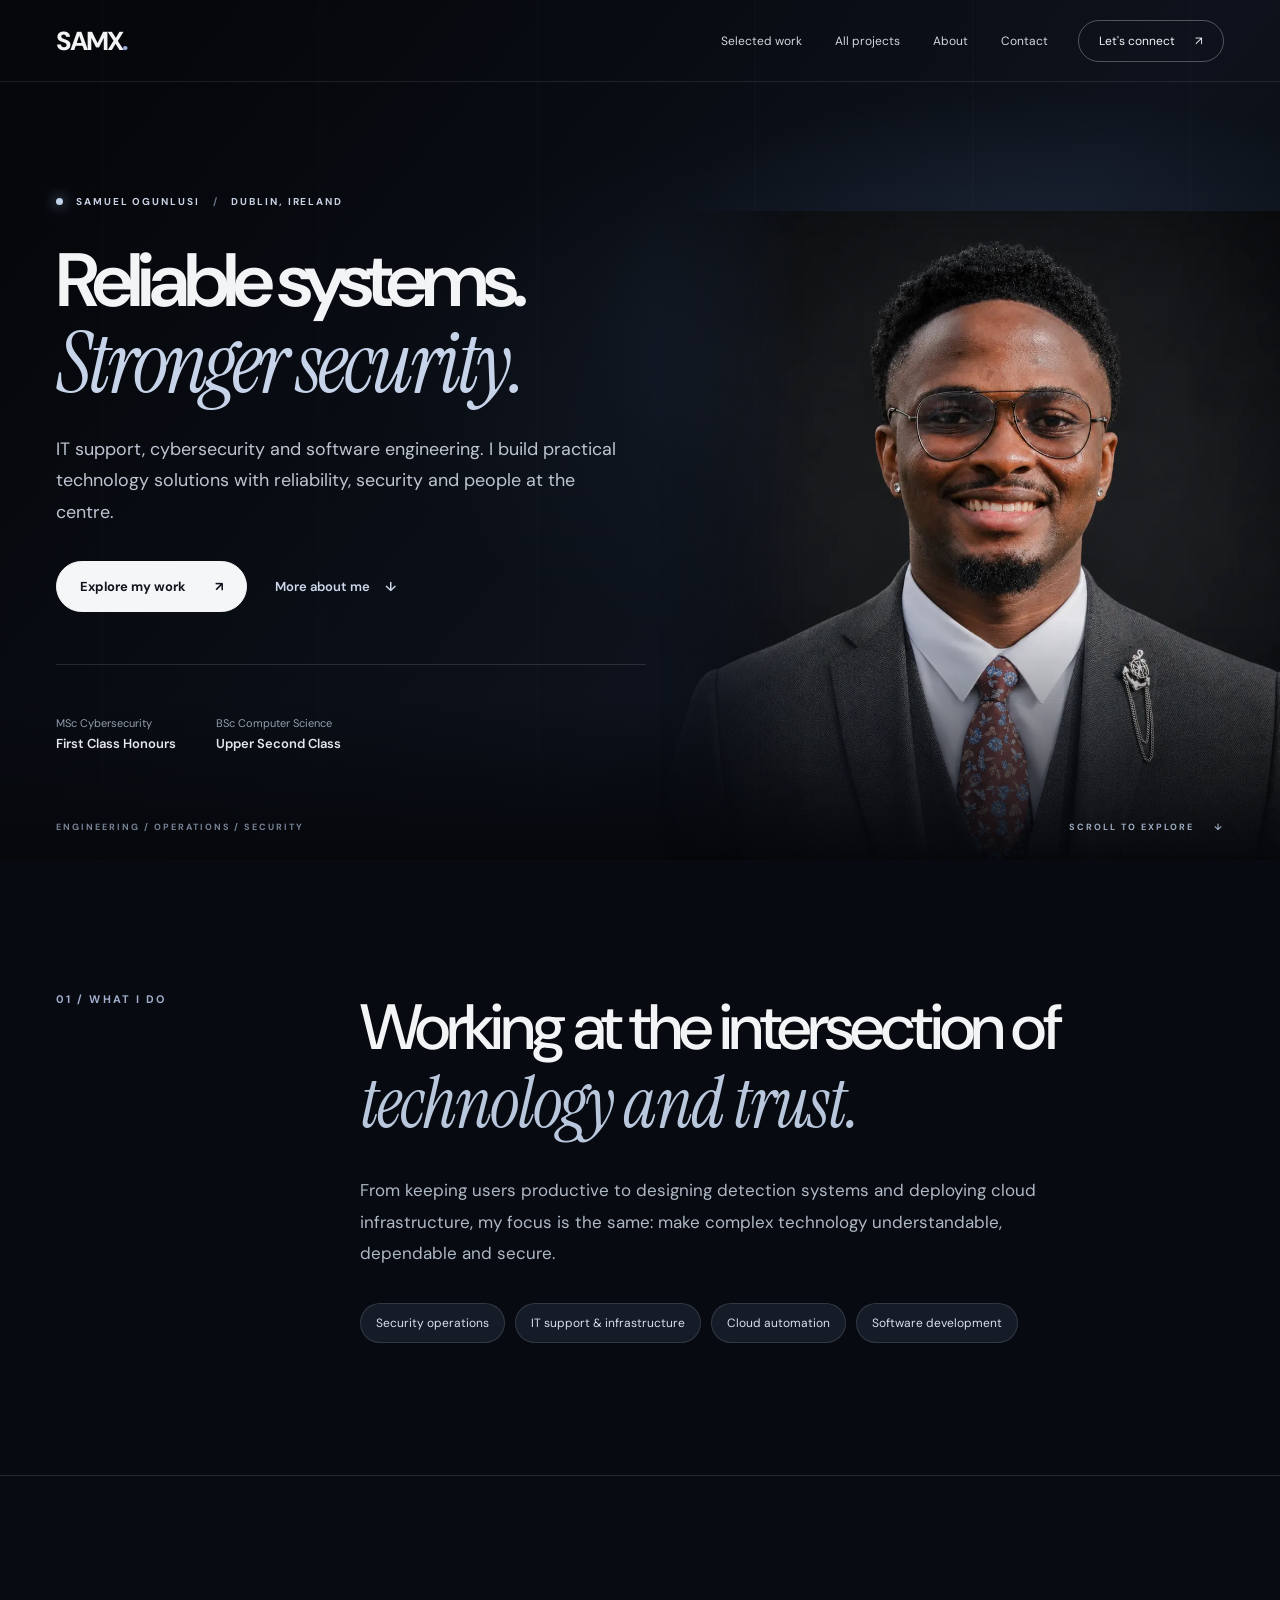
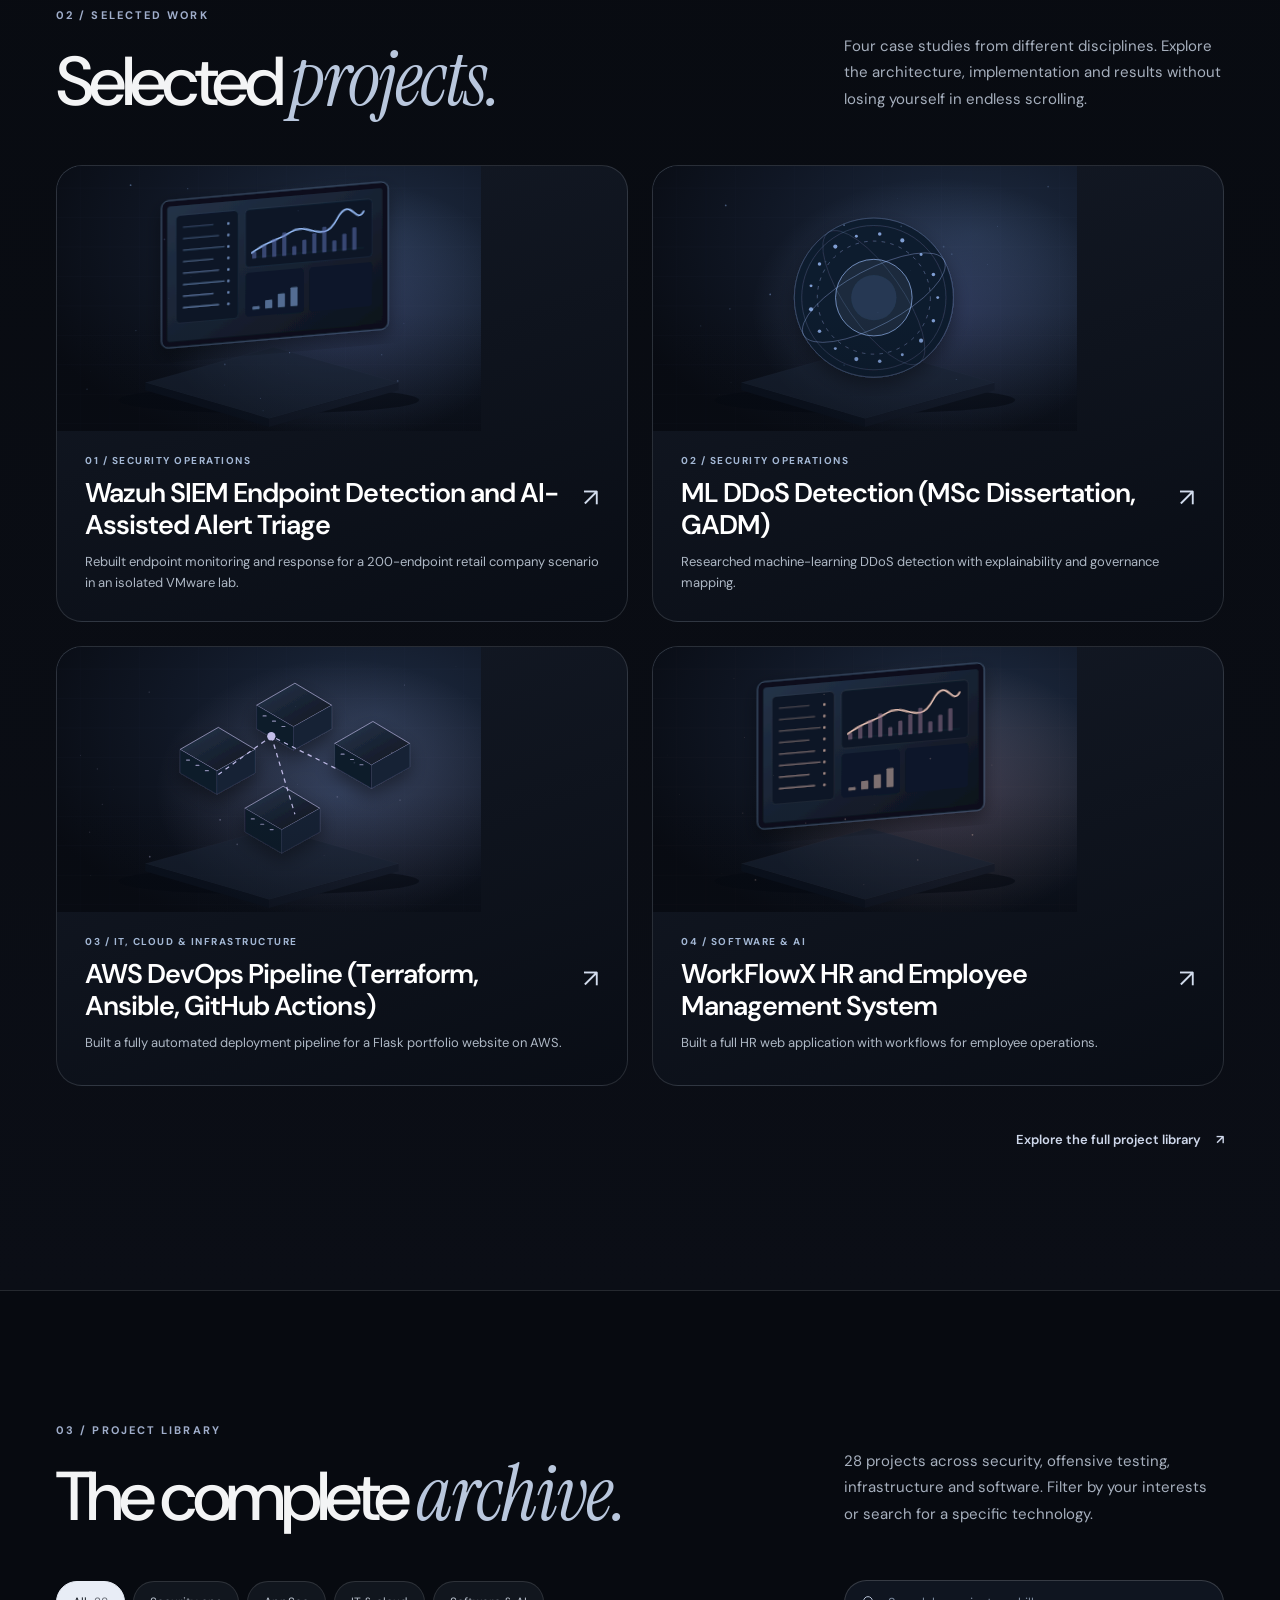
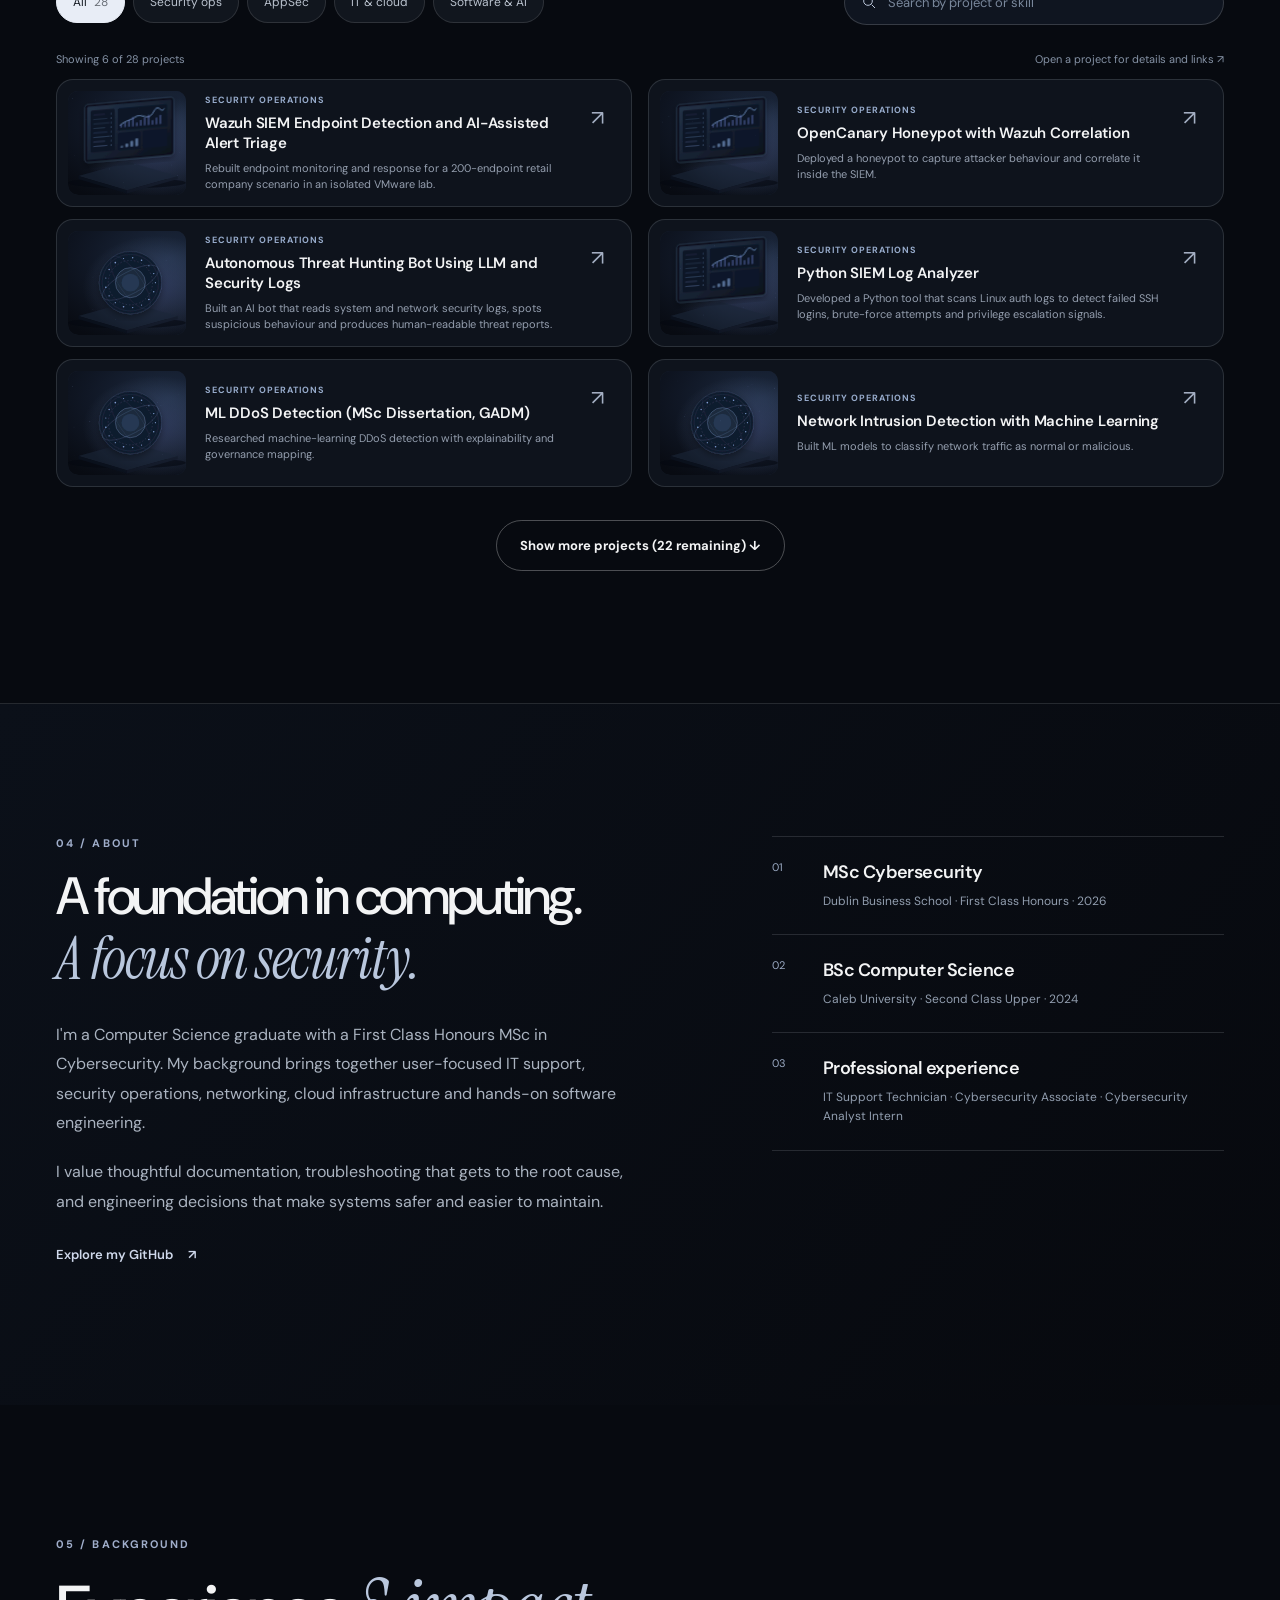
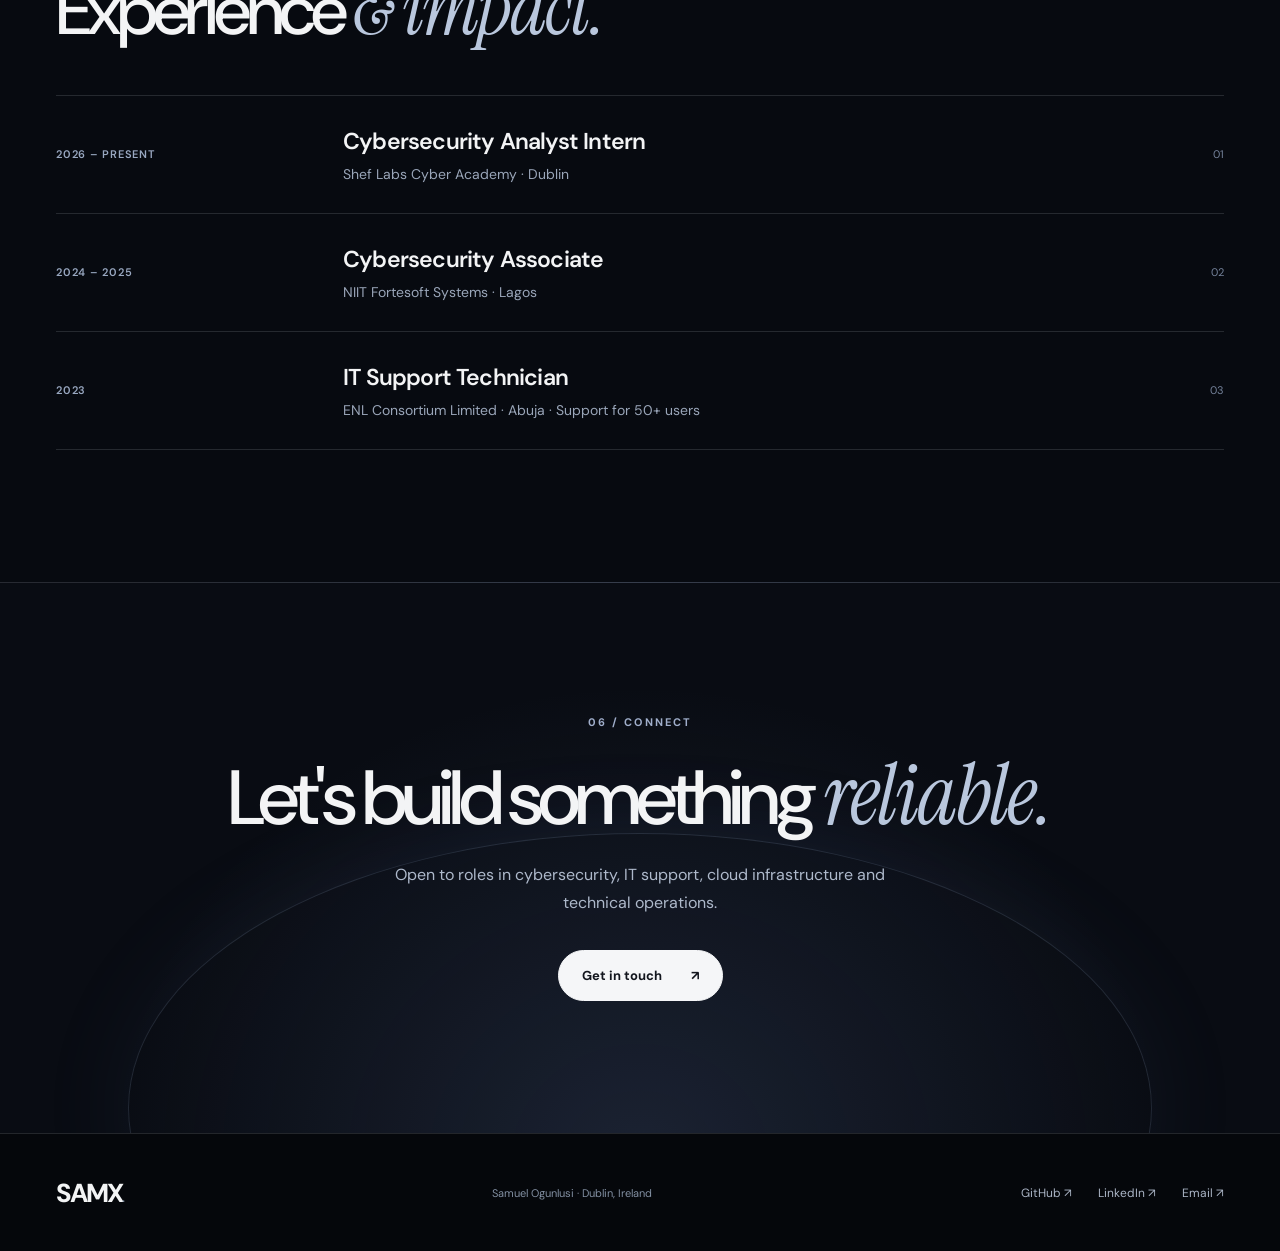
<file: index.html>
<!doctype html>
<html lang="en"><head>
<meta charset="utf-8"><meta name="viewport" content="width=device-width, initial-scale=1">
<meta name="theme-color" content="#07090e">
<meta name="description" content="Samuel Ogunlusi: cybersecurity and IT engineer, MSc Cybersecurity (First Class Honours) and BSc Computer Science. A curated portfolio of SOC, cloud, IT operations and software projects.">
<meta property="og:title" content="Samuel Ogunlusi | Security, Systems & Software">
<meta property="og:description" content="Reliable systems. Stronger security. A portfolio of hands-on engineering and security projects.">
<title>Samuel Ogunlusi | Security, Systems & Software</title>
<link rel="icon" href="assets/favicon.svg" type="image/svg+xml">
<link rel="preconnect" href="https://fonts.googleapis.com"><link rel="preconnect" href="https://fonts.gstatic.com" crossorigin>
<link href="https://fonts.googleapis.com/css2?family=DM+Sans:wght@400;500;600;700&family=Instrument+Serif:ital@0;1&display=swap" rel="stylesheet">
<link rel="stylesheet" href="styles.css">
<script defer src="projects.js"></script><script defer src="app.js"></script>
</head><body>
<a href="#main" class="skip-link">Skip to main content</a>
<div class="progress-track" aria-hidden="true"><div id="progressFill"></div></div>
<header class="site-header" id="top"><div class="shell header-inner">
<a href="#top" class="logo" aria-label="Samuel Ogunlusi, home">SAMX<span class="logo-dot">.</span></a>
<nav class="desktop-nav" aria-label="Primary navigation"><a href="#work">Selected work</a><a href="#projects">All projects</a><a href="#about">About</a><a href="#contact">Contact</a></nav>
<div class="header-end"><a class="header-reach" href="mailto:samuelogunlusi21@gmail.com">Let's connect <span aria-hidden="true">↗</span></a><button class="menu-toggle" id="menuToggle" type="button" aria-label="Open navigation" aria-expanded="false" aria-controls="mobileNav"><span></span><span></span></button></div>
</div><nav class="mobile-nav" id="mobileNav" aria-label="Mobile navigation" hidden><a href="#work">Selected work</a><a href="#projects">All projects</a><a href="#about">About</a><a href="#contact">Contact</a></nav></header>
<main id="main">
<section class="hero" aria-labelledby="heroTitle"><div class="hero-atmosphere" aria-hidden="true"></div><div class="shell hero-inner">
<div class="hero-content"><div class="hero-kicker"><span class="status-dot"></span> SAMUEL OGUNLUSI <span class="kicker-slash">/</span> DUBLIN, IRELAND</div>
<h1 id="heroTitle">Reliable systems.<br><em>Stronger security.</em></h1>
<p class="hero-lead">IT support, cybersecurity and software engineering. I build practical technology solutions with reliability, security and people at the centre.</p>
<div class="hero-cta"><a class="button button-light" href="#work">Explore my work <span aria-hidden="true">↗</span></a><a class="text-link" href="#about">More about me <span aria-hidden="true">↓</span></a></div>
<div class="hero-credentials"><span>MSc Cybersecurity <b>First Class Honours</b></span><span>BSc Computer Science <b>Upper Second Class</b></span></div>
</div>
<div class="hero-visual" aria-label="Portrait of Samuel Ogunlusi"><div class="hero-halo" aria-hidden="true"></div><div class="hero-orbit orbit-one" aria-hidden="true"></div><div class="hero-orbit orbit-two" aria-hidden="true"></div><img class="hero-portrait" src="assets/portrait.webp" alt="Samuel Ogunlusi in formal business attire" width="1254" height="1254" fetchpriority="high"></div>
</div><div class="hero-bottom shell"><span>ENGINEERING / OPERATIONS / SECURITY</span><a href="#work" class="scroll-cue">SCROLL TO EXPLORE <span aria-hidden="true">↓</span></a></div></section>
<section class="intro section-pad" aria-labelledby="introTitle"><div class="shell intro-grid"><div class="eyebrow">01 / WHAT I DO</div><div><h2 id="introTitle">Working at the intersection of <em>technology and trust.</em></h2><p>From keeping users productive to designing detection systems and deploying cloud infrastructure, my focus is the same: make complex technology understandable, dependable and secure.</p><div class="discipline-list"><span>Security operations</span><span>IT support & infrastructure</span><span>Cloud automation</span><span>Software development</span></div></div></div></section>
<section class="featured section-pad" id="work" aria-labelledby="workTitle"><div class="shell"><div class="section-head"><div><div class="eyebrow">02 / SELECTED WORK</div><h2 id="workTitle">Selected <em>projects.</em></h2></div><p>Four case studies from different disciplines. Explore the architecture, implementation and results without losing yourself in endless scrolling.</p></div>
<div id="featuredGrid" class="featured-grid" aria-live="polite"></div>
<div class="featured-footer"><a class="text-link" href="#projects">Explore the full project library <span aria-hidden="true">↗</span></a></div></div></section>
<section class="project-library section-pad" id="projects" aria-labelledby="projectsTitle"><div class="shell"><div class="section-head library-head"><div><div class="eyebrow">03 / PROJECT LIBRARY</div><h2 id="projectsTitle">The complete <em>archive.</em></h2></div><p>28 projects across security, offensive testing, infrastructure and software. Filter by your interests or search for a specific technology.</p></div>
<div class="library-controls"><div class="filter-list" id="filterList" role="group" aria-label="Project category"><button type="button" class="filter active" data-filter="all" aria-pressed="true">All <span>28</span></button><button type="button" class="filter" data-filter="A" aria-pressed="false">Security ops</button><button type="button" class="filter" data-filter="B" aria-pressed="false">AppSec</button><button type="button" class="filter" data-filter="C" aria-pressed="false">IT & cloud</button><button type="button" class="filter" data-filter="D" aria-pressed="false">Software & AI</button></div><label class="search-wrap"><svg viewBox="0 0 24 24" aria-hidden="true"><circle cx="10.5" cy="10.5" r="6.5"/><path d="m16 16 5 5"/></svg><input type="search" id="projectSearch" placeholder="Search by project or skill" autocomplete="off" aria-label="Search projects"></label></div>
<div class="library-meta"><span id="projectCount">Showing selected projects</span><span class="library-hint">Open a project for details and links <span aria-hidden="true">↗</span></span></div>
<div class="library-grid" id="projectGrid" aria-live="polite"></div><p id="noResults" class="empty-state" hidden>No projects match that search. Try another term or category.</p>
<div class="load-more-wrap"><button class="button button-outline" id="loadMore" type="button">Show more projects <span aria-hidden="true">↓</span></button></div></div></section>
<section class="about section-pad" id="about" aria-labelledby="aboutTitle"><div class="shell about-layout"><div><div class="eyebrow">04 / ABOUT</div><h2 id="aboutTitle">A foundation in computing.<br><em>A focus on security.</em></h2><p>I'm a Computer Science graduate with a First Class Honours MSc in Cybersecurity. My background brings together user-focused IT support, security operations, networking, cloud infrastructure and hands-on software engineering.</p><p>I value thoughtful documentation, troubleshooting that gets to the root cause, and engineering decisions that make systems safer and easier to maintain.</p><a href="https://github.com/SamXl-Codes" target="_blank" rel="noopener noreferrer" class="text-link">Explore my GitHub <span aria-hidden="true">↗</span></a></div>
<div class="about-right"><div class="about-stat"><span>01</span><strong>MSc Cybersecurity</strong><small>Dublin Business School · First Class Honours · 2026</small></div><div class="about-stat"><span>02</span><strong>BSc Computer Science</strong><small>Caleb University · Second Class Upper · 2024</small></div><div class="about-stat"><span>03</span><strong>Professional experience</strong><small>IT Support Technician · Cybersecurity Associate · Cybersecurity Analyst Intern</small></div></div></div></section>
<section class="experience section-pad" aria-labelledby="experienceTitle"><div class="shell"><div class="section-head slim"><div><div class="eyebrow">05 / BACKGROUND</div><h2 id="experienceTitle">Experience <em>&amp; impact.</em></h2></div></div><div class="experience-list"><article class="experience-row"><span class="experience-time">2026 – PRESENT</span><div><h3>Cybersecurity Analyst Intern</h3><p>Shef Labs Cyber Academy · Dublin</p></div><span class="experience-index">01</span></article><article class="experience-row"><span class="experience-time">2024 – 2025</span><div><h3>Cybersecurity Associate</h3><p>NIIT Fortesoft Systems · Lagos</p></div><span class="experience-index">02</span></article><article class="experience-row"><span class="experience-time">2023</span><div><h3>IT Support Technician</h3><p>ENL Consortium Limited · Abuja · Support for 50+ users</p></div><span class="experience-index">03</span></article></div></div></section>
<section class="contact section-pad" id="contact" aria-labelledby="contactTitle"><div class="contact-glow" aria-hidden="true"></div><div class="shell contact-content"><div class="eyebrow">06 / CONNECT</div><h2 id="contactTitle">Let's build something <em>reliable.</em></h2><p>Open to roles in cybersecurity, IT support, cloud infrastructure and technical operations.</p><a class="button button-light" href="mailto:samuelogunlusi21@gmail.com?subject=Portfolio%20enquiry">Get in touch <span aria-hidden="true">↗</span></a></div></section>
</main><footer class="footer"><div class="shell footer-inner"><a class="logo" href="#top">SAMX<span class="logo-dot">.</span></a><span>Samuel Ogunlusi · Dublin, Ireland</span><div><a href="https://github.com/SamXl-Codes" target="_blank" rel="noopener noreferrer">GitHub ↗</a><a href="https://www.linkedin.com/in/samuel-ogunlusi" target="_blank" rel="noopener noreferrer">LinkedIn ↗</a><a href="mailto:samuelogunlusi21@gmail.com">Email ↗</a></div></div></footer>
<dialog class="project-dialog" id="projectDialog" aria-labelledby="modalTitle"><div class="modal-top"><span id="modalArea" class="eyebrow"></span><button type="button" class="modal-close" id="modalClose" aria-label="Close project details">✕</button></div><div class="modal-scroll"><div class="modal-visual"><img id="modalImage" alt="" loading="lazy"></div><div class="modal-body"><h2 id="modalTitle"></h2><p class="modal-lead" id="modalLead"></p><div class="modal-detail-grid"><div><span class="modal-label">THE WORK</span><p id="modalWork"></p></div><div><span class="modal-label">THE OUTCOME</span><p id="modalResult"></p></div></div><div class="modal-tech" id="modalTech"></div><div class="modal-action" id="modalAction"></div><p class="disclaimer">Project artwork is illustrative. Source code and evidence are linked when publicly available. Lab scenarios are not production deployments.</p></div></div></dialog>
<script type="application/ld+json">{"@context":"https://schema.org","@type":"Person","name":"Samuel Ogunlusi","url":"https://my-portfolio-ziw5.vercel.app/","sameAs":["https://github.com/SamXl-Codes","https://www.linkedin.com/in/samuel-ogunlusi"],"jobTitle":"IT Support & Cybersecurity Professional"}</script>
</body></html>
</file>
<file: styles.css>
:root{--bg:#05070b;--panel:#10141c;--panel2:#111721;--ink:#f3f4f5;--muted:#a5adb9;--quiet:#7e8796;--line:rgba(240,245,255,.13);--accent:#b3c4ec;--serif:'Instrument Serif',Georgia,serif;--sans:'DM Sans',-apple-system,BlinkMacSystemFont,'Segoe UI',sans-serif;--ease:cubic-bezier(.22,1,.36,1);--max:1376px}
*,*::before,*::after{box-sizing:border-box}html{scroll-behavior:smooth;scroll-padding-top:98px}body{margin:0;background:var(--bg);color:var(--ink);font-family:var(--sans);-webkit-font-smoothing:antialiased}body.modal-open,body.menu-open{overflow:hidden}[hidden]{display:none!important}.progress-track{position:fixed;inset:0 0 auto;height:2px;z-index:70;pointer-events:none}.progress-track>div{height:100%;width:0;background:#c4d6f7;transition:width .08s linear}a{color:inherit;text-decoration:none}button,input{font:inherit}button{cursor:pointer}button:focus-visible,a:focus-visible,input:focus-visible{outline:2px solid var(--accent);outline-offset:4px}img{display:block;max-width:100%}button{touch-action:manipulation}::selection{background:#9cacdb;color:#080a12}.shell{width:min(calc(100% - 112px),var(--max));margin-inline:auto}.skip-link{position:absolute;top:-100px;left:12px;z-index:999;background:white;color:#101010;padding:12px}.skip-link:focus{top:12px}.site-header{height:82px;position:absolute;inset:0 0 auto;z-index:20;border-bottom:1px solid rgba(255,255,255,.09);transition:background .3s,border-color .3s}.site-header.is-scrolled{position:fixed;height:72px;background:rgba(7,10,15,.91);border-bottom:1px solid var(--line);backdrop-filter:blur(24px)}.header-inner{height:100%;display:flex;align-items:center;justify-content:space-between;gap:30px}.logo{font-weight:800;letter-spacing:-.075em;font-size:26px;white-space:nowrap}.logo-dot{color:#9aaed9}.desktop-nav{display:flex;gap:33px;align-items:center;margin-left:auto}.desktop-nav a{font-size:12px;color:#d1d5dc;transition:color .2s}.desktop-nav a:hover{color:white}.header-end{display:flex;gap:14px;align-items:center}.header-reach{border:1px solid rgba(255,255,255,.28);border-radius:100px;padding:12px 20px;font-size:12px;display:flex;gap:20px;align-items:center;transition:background .25s,transform .25s}.header-reach:hover{background:#f7f7f8;color:#10141c;transform:translateY(-2px)}.menu-toggle{display:none;border:1px solid var(--line);border-radius:50%;width:44px;height:44px;background:#151b27;color:#fff;align-items:center;justify-content:center;flex-direction:column;gap:6px}.menu-toggle span{background:#fff;height:1px;width:20px;transition:transform .2s}.menu-toggle[aria-expanded="true"] span:first-child{transform:translateY(3.5px) rotate(45deg)}.menu-toggle[aria-expanded="true"] span:last-child{transform:translateY(-3.5px) rotate(-45deg)}.mobile-nav{display:none}.mobile-nav[hidden]{display:none!important}
.hero{min-height:810px;min-height:min(860px,100svh);position:relative;isolation:isolate;overflow:hidden;background:radial-gradient(ellipse at 77% 45%,rgba(47,64,91,.25),transparent 44%),linear-gradient(130deg,#05070b 12%,#0d121c 62%,#030507 100%)}.hero-atmosphere{position:absolute;inset:0;z-index:-1;pointer-events:none;background:radial-gradient(ellipse at 81% 38%,rgba(137,162,219,.14),transparent 31%),repeating-linear-gradient(90deg,transparent 0 7.9%,rgba(255,255,255,.014) 8%,transparent 8.1% 17%)}.hero:after{content:"";position:absolute;z-index:1;inset:auto 0 0;height:19%;pointer-events:none;background:linear-gradient(0deg,var(--bg),transparent)}.hero-inner{min-height:inherit;display:grid;grid-template-columns:minmax(0,1.18fr) minmax(0,.82fr);align-items:center;position:relative}.hero-content{padding-top:90px;position:relative;z-index:5}.hero-kicker{display:flex;align-items:center;gap:13px;font-size:10px;font-weight:700;letter-spacing:.19em;color:#c9d2e4;margin-bottom:33px}.status-dot{display:inline-block;width:7px;height:7px;border-radius:50%;background:#c2d4e9;box-shadow:0 0 14px #a2b5e1}.kicker-slash{color:#69778d}.hero h1{font-family:var(--sans);font-size:clamp(57px,5.9vw,96px);font-weight:600;letter-spacing:-.078em;line-height:1.04;margin:0 0 26px;max-width:850px}.hero h1 em{font-family:var(--serif);font-size:1.12em;letter-spacing:-.045em;font-weight:400;color:#c6d3e9;white-space:nowrap}.hero-lead{max-width:560px;font-size:clamp(16px,1.4vw,19px);line-height:1.75;color:#bec5d1;margin:0 0 33px}.hero-cta{display:flex;gap:28px;align-items:center}.button{border:1px solid rgba(255,255,255,.28);display:inline-flex;align-items:center;gap:29px;justify-content:center;border-radius:100px;padding:16px 23px;font-size:13px;font-weight:700;white-space:nowrap;transition:transform .28s var(--ease),background .28s,color .28s,border-color .28s}.button:hover{transform:translateY(-3px)}.button-light{background:#f5f6f8;color:#12151d;border-color:#f5f6f8}.button-light:hover{background:#cdd8e8;border-color:#cdd8e8}.button-outline{background:transparent;color:var(--ink)}.button-outline:hover{border-color:var(--accent);background:#161d2a}.text-link{display:inline-flex;gap:15px;align-items:center;color:#cfd8eb;font-size:13px;font-weight:600;padding-block:10px;transition:color .2s}.text-link:hover{color:#fff}.hero-credentials{display:flex;gap:40px;padding-top:49px;margin-top:52px;border-top:1px solid var(--line);max-width:590px}.hero-credentials>span{font-size:11px;color:#949eae;line-height:1.7}.hero-credentials b{display:block;color:#e4e7ed;font-size:13px;font-weight:600}.hero-visual{position:absolute;bottom:-2%;right:-11%;height:83%;width:57%;z-index:2;pointer-events:none;overflow:visible;transform:translate3d(0,0,0)}.hero-halo{position:absolute;inset:8% -10% 12% 2%;background:radial-gradient(ellipse at 50% 50%,rgba(86,109,149,.24),transparent 65%);filter:blur(18px)}.hero-orbit{position:absolute;top:18%;left:15%;width:86%;aspect-ratio:1;border-radius:50%;border:1px solid rgba(175,199,238,.12);transform:rotateX(65deg) rotateZ(-32deg)}.orbit-two{transform:rotateX(62deg) rotateZ(47deg);width:68%;left:22%;top:29%;border-color:rgba(176,204,250,.11)}.hero-portrait{position:absolute;bottom:0;right:4%;height:103%;width:100%;object-fit:contain;object-position:bottom right;-webkit-mask-image:linear-gradient(to bottom,#000 0%,#000 65%,transparent 99%),linear-gradient(to right,transparent 0%,#000 22%,#000 95%);-webkit-mask-composite:source-in;mask-image:linear-gradient(to bottom,#000 0%,#000 65%,transparent 99%),linear-gradient(to right,transparent 0%,#000 22%,#000 95%);mask-composite:intersect;filter:drop-shadow(-22px 14px 25px rgba(0,0,0,.22))}.hero-bottom{position:absolute;bottom:27px;left:0;right:0;z-index:6;display:flex;align-items:center;justify-content:space-between;color:#778294;font-size:9px;font-weight:700;letter-spacing:.22em}.scroll-cue{color:#9cabc1;display:flex;gap:20px}
.section-pad{padding:132px 0;position:relative}.intro{background:#070a10;border-bottom:1px solid var(--line)}.intro-grid{display:grid;grid-template-columns:26% 74%;gap:0}.eyebrow{color:#a0aecb;letter-spacing:.19em;font-size:11px;font-weight:700;text-transform:uppercase}.intro h2{font-weight:500;font-size:clamp(38px,5vw,76px);line-height:1.12;max-width:930px;letter-spacing:-.056em;margin:0 0 32px}.intro h2 em,.section-head h2 em,.about h2 em,.contact h2 em{font-family:var(--serif);font-size:1.11em;font-weight:400;color:#b9c7dd;letter-spacing:-.026em}.intro p{font-size:17px;line-height:1.85;color:#afb8c5;max-width:690px}.discipline-list{display:flex;gap:10px;flex-wrap:wrap;margin-top:33px}.discipline-list span{font-size:12px;color:#dae0eb;background:#151c28;border:1px solid var(--line);border-radius:100px;padding:11px 15px}.featured{background:linear-gradient(180deg,#080b11,#0b0e16)}.section-head{display:grid;grid-template-columns:1.15fr .6fr;align-items:end;gap:60px;margin-bottom:45px}.section-head h2{font-weight:500;font-size:clamp(46px,5.4vw,76px);letter-spacing:-.067em;line-height:1.06;margin:17px 0 0}.section-head>p{line-height:1.75;color:#a6afbd;font-size:15px;max-width:440px;margin:0 0 8px}.featured-grid{display:grid;grid-template-columns:1fr 1fr;gap:24px}.feature-card{display:flex;flex-direction:column;min-width:0;min-height:440px;overflow:hidden;border:1px solid var(--line);border-radius:26px;background:linear-gradient(160deg,#141a26,#090d15);padding:0;text-align:left;color:#fff;transition:transform .5s var(--ease),border-color .35s,box-shadow .35s}.feature-card:hover{transform:translateY(-6px);border-color:rgba(193,209,246,.34);box-shadow:0 22px 52px rgba(0,0,0,.28)}.feature-art{overflow:hidden;position:relative;height:265px;background:#0d1421}.feature-art:after{content:"";pointer-events:none;position:absolute;inset:0;background:linear-gradient(0deg,rgba(8,12,20,.28),transparent 45%)}.feature-art img{height:100%;width:100%;object-fit:cover;transition:transform .9s var(--ease)}.feature-card:hover img{transform:scale(1.055)}.feature-body{display:flex;flex-direction:column;gap:10px;padding:23px 28px 27px;flex:1;position:relative}.feature-meta{color:#a4b8d5;font-size:10px;text-transform:uppercase;font-weight:700;letter-spacing:.15em}.feature-title{font-size:clamp(20px,2.12vw,30px);font-weight:600;line-height:1.2;letter-spacing:-.036em;max-width:520px;padding-right:24px}.feature-desc{font-size:13px;line-height:1.6;color:#aeb8c5;max-width:520px}.feature-arrow{position:absolute;right:28px;top:50px;font-size:25px;color:#d2dced}.featured-footer{margin-top:35px;text-align:right}.project-library{background:#070a10;border-top:1px solid var(--line);border-bottom:1px solid var(--line)}.library-controls{display:flex;gap:24px;align-items:center;justify-content:space-between;margin:43px 0 27px}.filter-list{display:flex;gap:8px;flex-wrap:wrap}.filter{font-size:12px;color:#bac2ce;white-space:nowrap;padding:12px 16px;background:#11161e;border:1px solid rgba(255,255,255,.12);border-radius:50px;transition:background .25s,border-color .25s,color .25s}.filter.active,.filter:hover{background:#e8edf6;border-color:#e8edf6;color:#151a22}.filter span{opacity:.6;margin-left:4px}.search-wrap{border:1px solid rgba(255,255,255,.16);background:#0f1520;border-radius:100px;display:flex;align-items:center;min-width:270px;max-width:380px;width:100%;padding:0 16px;gap:11px}.search-wrap svg{width:16px;height:16px;stroke:#bac5d9;fill:none;stroke-width:1.5;flex-shrink:0}.search-wrap input{width:100%;border:0;outline:none;padding:13px 0;background:none;color:white;font-size:13px}.search-wrap input::placeholder{color:#79879b}.search-wrap:focus-within{border-color:#a8c0ed}.library-meta{display:flex;justify-content:space-between;color:#8592a5;font-size:11px;margin-bottom:13px}.library-grid{display:grid;grid-template-columns:1fr 1fr;gap:12px 16px}.library-card{min-width:0;display:grid;grid-template-columns:118px minmax(0,1fr) 24px;align-items:center;gap:19px;padding:11px 16px 11px 11px;min-height:128px;border:1px solid var(--line);border-radius:17px;color:var(--ink);background:#0e131c;text-align:left;transition:border-color .25s,background .25s,transform .25s}.library-card:hover{background:#151c28;border-color:rgba(185,200,230,.40);transform:translateY(-2px)}.library-art{height:104px;width:118px;overflow:hidden;border-radius:10px;background:#172131}.library-art img{width:100%;height:100%;object-fit:cover}.library-text{display:flex;flex-direction:column;gap:7px;min-width:0}.library-area{font-size:9px;letter-spacing:.1em;text-transform:uppercase;font-weight:700;color:#97abcb}.library-title{font-size:15px;font-weight:600;line-height:1.34;letter-spacing:-.015em}.library-summary{font-size:11px;color:#949eae;line-height:1.48;display:-webkit-box;-webkit-box-orient:vertical;-webkit-line-clamp:2;overflow:hidden}.library-arrow{font-size:21px;color:#a4afc3;align-self:start;margin-top:13px}.empty-state{color:#b5c0d4;text-align:center;padding:48px}.load-more-wrap{text-align:center;margin-top:33px}.about{background:linear-gradient(128deg,#0b1019,#07090e);overflow:hidden}.about-layout{display:grid;grid-template-columns:1.13fr .87fr;gap:11%;align-items:start}.about h2{font-weight:500;font-size:clamp(38px,4.1vw,60px);letter-spacing:-.06em;line-height:1.1;margin:18px 0 30px}.about p{font-size:16px;line-height:1.84;color:#aab3c0;margin:0 0 20px;max-width:660px}.about-right{border-top:1px solid var(--line)}.about-stat{display:grid;grid-template-columns:35px 1fr;gap:0 16px;border-bottom:1px solid var(--line);padding:23px 0}.about-stat>span{grid-row:span 2;font-size:11px;color:#9aa9c2}.about-stat strong{font-size:18px;font-weight:600;letter-spacing:-.03em}.about-stat small{font-size:12px;line-height:1.6;color:#929eaf;margin-top:8px}.experience{background:#070a10}.section-head.slim{margin-bottom:45px}.experience-list{border-top:1px solid var(--line)}.experience-row{display:grid;grid-template-columns:22% 1fr 30px;gap:30px;align-items:center;padding:30px 0;border-bottom:1px solid var(--line)}.experience-time{color:#99a8c1;font-size:11px;letter-spacing:.07em;font-weight:600}.experience-row h3{margin:0 0 9px;font-size:23px;font-weight:600;letter-spacing:-.035em}.experience-row p{margin:0;color:#9aa6b9;font-size:14px}.experience-index{text-align:right;color:#74829a;font-size:11px}.contact{min-height:550px;display:flex;align-items:center;justify-content:center;text-align:center;background:radial-gradient(ellipse at 50% 105%,rgba(73,92,132,.28),transparent 58%),#090c13;border-top:1px solid var(--line);overflow:hidden}.contact-glow{position:absolute;bottom:-250px;left:10%;right:10%;height:550px;border-radius:50%;border:1px solid rgba(152,175,214,.17);box-shadow:0 0 100px rgba(114,141,195,.08)}.contact-content{position:relative;z-index:1}.contact h2{font-weight:500;font-size:clamp(45px,6vw,86px);letter-spacing:-.066em;line-height:1.08;margin:20px auto;max-width:1000px}.contact p{max-width:500px;color:#aeb9cb;font-size:16px;line-height:1.8;margin:0 auto 32px}.footer{border-top:1px solid var(--line);background:#05070b}.footer-inner{min-height:117px;display:flex;align-items:center;justify-content:space-between;gap:25px}.footer span{font-size:11px;color:#8390a3}.footer-inner>div{display:flex;gap:26px}.footer-inner>div a{font-size:12px;color:#aab4c5;white-space:nowrap}.footer-inner>div a:hover{color:white}
.project-dialog{position:fixed;margin:auto;inset:0;width:min(910px,calc(100% - 36px));max-height:min(90dvh,980px);padding:0;color:var(--ink);border:1px solid rgba(210,220,240,.2);border-radius:25px;background:#0d121c;box-shadow:0 30px 100px rgba(0,0,0,.75);overflow:hidden}.project-dialog::backdrop{background:rgba(0,0,0,.82);backdrop-filter:blur(9px)}.modal-top{display:flex;align-items:center;justify-content:space-between;padding:14px 24px;border-bottom:1px solid var(--line)}.modal-close{border:1px solid var(--line);background:#181f2c;color:#fff;width:35px;height:35px;border-radius:50%}.modal-scroll{max-height:calc(90dvh - 63px);overflow:auto}.modal-visual{width:100%;aspect-ratio:16/7;overflow:hidden;background:#131e2e}.modal-visual img{height:100%;width:100%;object-fit:cover}.modal-body{padding:33px clamp(22px,5vw,53px) 40px}.modal-body h2{font-size:clamp(26px,4.5vw,45px);line-height:1.16;letter-spacing:-.045em;margin:0 0 18px}.modal-lead{font-size:17px;line-height:1.68;color:#b2bbca;max-width:750px;margin-bottom:30px}.modal-detail-grid{display:grid;grid-template-columns:1fr 1fr;gap:35px}.modal-detail-grid>div{border-top:1px solid var(--line);padding-top:21px}.modal-label{font-size:10px;letter-spacing:.13em;color:#a7b8d3;font-weight:700}.modal-detail-grid p{font-size:14px;color:#c2cad7;line-height:1.75}.modal-tech{display:flex;gap:8px;flex-wrap:wrap;margin:21px 0}.modal-tech span{font-size:11px;padding:9px 13px;border-radius:99px;background:#1b2534;border:1px solid var(--line);color:#c9d4e5}.modal-action{margin-top:20px}.modal-action a{color:#0a111c;font-weight:700;font-size:13px;border-radius:99px;padding:12px 18px;background:#e5eaf4;display:inline-flex;gap:14px}.modal-action p{font-size:12px;color:#9ba7b8}.disclaimer{margin-top:28px;color:#7e889a;font-size:11px;line-height:1.6}
.reveal{opacity:1;transform:none}@media(prefers-reduced-motion:no-preference){.js-motion .reveal:not(.visible){opacity:0;transform:translateY(28px)}.js-motion .reveal{transition:opacity .9s var(--ease),transform .9s var(--ease)}.hero-orbit{animation:orbit 28s linear infinite}.orbit-two{animation-duration:39s;animation-direction:reverse}@keyframes orbit{from{rotate:0deg}to{rotate:360deg}}}
@media(max-width:1100px){.shell{width:min(calc(100% - 72px),var(--max))}.hero-inner{grid-template-columns:1.08fr .92fr}.hero h1{font-size:clamp(57px,6vw,77px)}.hero-visual{right:-9%;width:57%;height:74%}.hero-credentials{gap:22px}.library-card{grid-template-columns:94px minmax(0,1fr) 18px;gap:12px;padding:8px}.library-art{width:94px;height:92px}.library-summary{display:none}.library-title{font-size:14px}.section-pad{padding:104px 0}}
@media(max-width:800px){.site-header,.site-header.is-scrolled{height:68px}.desktop-nav,.header-reach{display:none}.menu-toggle{display:flex}.mobile-nav{display:flex;flex-direction:column;gap:0;position:absolute;left:0;right:0;top:68px;padding:14px 26px 25px;background:rgba(8,12,19,.98);border-bottom:1px solid var(--line);box-shadow:0 30px 50px #0006}.mobile-nav a{padding:17px 5px;font-size:20px;border-bottom:1px solid var(--line)}.shell{width:calc(100% - 48px)}.hero{min-height:900px;height:auto}.hero-inner{display:block;padding-top:116px;min-height:900px}.hero-content{padding-top:0;max-width:650px}.hero-kicker{margin-bottom:25px;font-size:9px}.hero h1{font-size:clamp(54px,8.8vw,80px);max-width:650px}.hero h1 em{white-space:normal}.hero-lead{max-width:480px;font-size:16px}.hero-credentials{margin-top:30px;padding-top:21px;max-width:460px;gap:20px}.hero-visual{height:52%;width:75%;right:-9%;bottom:-6%;}.hero-portrait{height:100%;width:100%;right:0}.hero-bottom{bottom:20px}.section-head{grid-template-columns:1fr;gap:14px}.section-head>p{max-width:660px}.featured-grid{gap:16px}.feature-card{min-height:390px}.feature-art{height:220px}.feature-body{padding:18px 20px 23px}.feature-title{font-size:22px}.library-controls{align-items:stretch;flex-direction:column}.search-wrap{max-width:none}.about-layout{grid-template-columns:1fr;gap:50px}.intro-grid{grid-template-columns:1fr;gap:25px}.intro h2{font-size:clamp(42px,7.4vw,68px)}.experience-row{grid-template-columns:28% 1fr 20px}.footer-inner{flex-wrap:wrap;padding:23px 0}}
@media(max-width:600px){.shell{width:calc(100% - 36px)}.logo{font-size:24px}.hero{min-height:845px}.hero-inner{padding-top:106px;min-height:845px}.hero-kicker{font-size:8px;letter-spacing:.13em;gap:7px;margin-bottom:24px}.hero h1{font-size:clamp(43px,10.6vw,65px);letter-spacing:-.07em;line-height:1.07;margin-bottom:16px}.hero h1 em{font-size:1.07em}.hero-lead{max-width:400px;font-size:14px;line-height:1.65;margin-bottom:20px}.hero-cta{gap:13px;flex-wrap:wrap}.button{padding:13px 17px;gap:13px;font-size:12px}.text-link{font-size:12px}.hero-credentials{padding-top:14px;margin-top:18px;gap:20px}.hero-credentials>span{font-size:9px}.hero-credentials b{font-size:10px}.hero-visual{width:100%;height:45%;left:0;right:0;bottom:0}.hero-portrait{height:100%;width:100%;object-fit:contain;object-position:bottom center;right:0;mask-image:linear-gradient(to bottom,#000 0%,#000 65%,transparent 100%);-webkit-mask-image:linear-gradient(to bottom,#000 0%,#000 65%,transparent 100%);filter:none}.hero-halo{inset:5% -15% 0;background:radial-gradient(ellipse at 50% 40%,rgba(92,117,164,.25),transparent 69%)}.hero-bottom{display:none}.section-pad{padding:80px 0}.intro h2{font-size:clamp(38px,9vw,52px);margin-bottom:20px}.intro p,.about p{font-size:14px;line-height:1.8}.discipline-list span{font-size:11px;padding:9px 12px}.section-head{margin-bottom:26px}.section-head h2{font-size:clamp(40px,10vw,58px)}.section-head>p{font-size:13px}.featured-grid{grid-template-columns:1fr;gap:18px}.feature-card{min-height:unset;border-radius:22px}.feature-art{height:auto;aspect-ratio:16/9}.feature-body{padding:19px 19px 25px}.feature-title{font-size:22px}.feature-desc{font-size:12px}.feature-arrow{right:20px;top:46px}.featured-footer{text-align:left;margin-top:25px}.library-controls{margin:29px 0 20px;gap:18px}.filter-list{flex-wrap:nowrap;overflow-x:auto;margin-inline:-18px;padding-inline:18px;padding-bottom:8px;scrollbar-width:none}.filter-list::-webkit-scrollbar{display:none}.filter{font-size:11px;padding:10px 13px;flex-shrink:0}.library-meta{font-size:10px}.library-hint{display:none}.library-grid{grid-template-columns:1fr;gap:8px}.library-card{min-height:90px;grid-template-columns:88px minmax(0,1fr) 20px;gap:12px;padding:7px;border-radius:14px}.library-art{width:88px;height:74px;border-radius:9px}.library-title{font-size:13px;line-height:1.3}.library-area{font-size:8px}.library-arrow{margin-top:10px}.about h2{font-size:clamp(36px,9vw,54px)}.about-stat strong{font-size:16px}.experience-row{grid-template-columns:1fr auto;gap:5px 12px;padding:23px 0}.experience-time{grid-column:1;grid-row:1}.experience-row>div{grid-column:1;grid-row:2}.experience-row h3{font-size:19px}.experience-row p{font-size:12px}.experience-index{grid-column:2;grid-row:1}.contact{min-height:455px}.contact h2{font-size:clamp(45px,11vw,62px)}.contact p{font-size:13px}.footer-inner{display:grid;gap:13px}.footer-inner>div{gap:21px;flex-wrap:wrap}.modal-visual{aspect-ratio:16/9}.modal-detail-grid{grid-template-columns:1fr;gap:15px}.modal-body{padding:23px 22px 32px}.modal-body h2{font-size:25px}.modal-lead{font-size:14px}.modal-detail-grid p{font-size:12px}.project-dialog{width:calc(100% - 14px);max-height:92dvh;border-radius:18px}.modal-scroll{max-height:calc(92dvh - 65px)}}
@media(max-width:380px){.hero{min-height:790px}.hero-inner{min-height:790px}.hero h1{font-size:41px}.hero-credentials{gap:12px}.hero-credentials b{font-size:9px}.hero-visual{height:44%}.hero-cta .text-link{display:none}.library-art{width:77px}.library-card{grid-template-columns:77px minmax(0,1fr) 17px}}
@media(prefers-reduced-motion:reduce){html{scroll-behavior:auto!important}*,*::before,*::after{animation:none!important;transition:none!important;transform:none!important}.reveal{opacity:1!important}}
</file>
